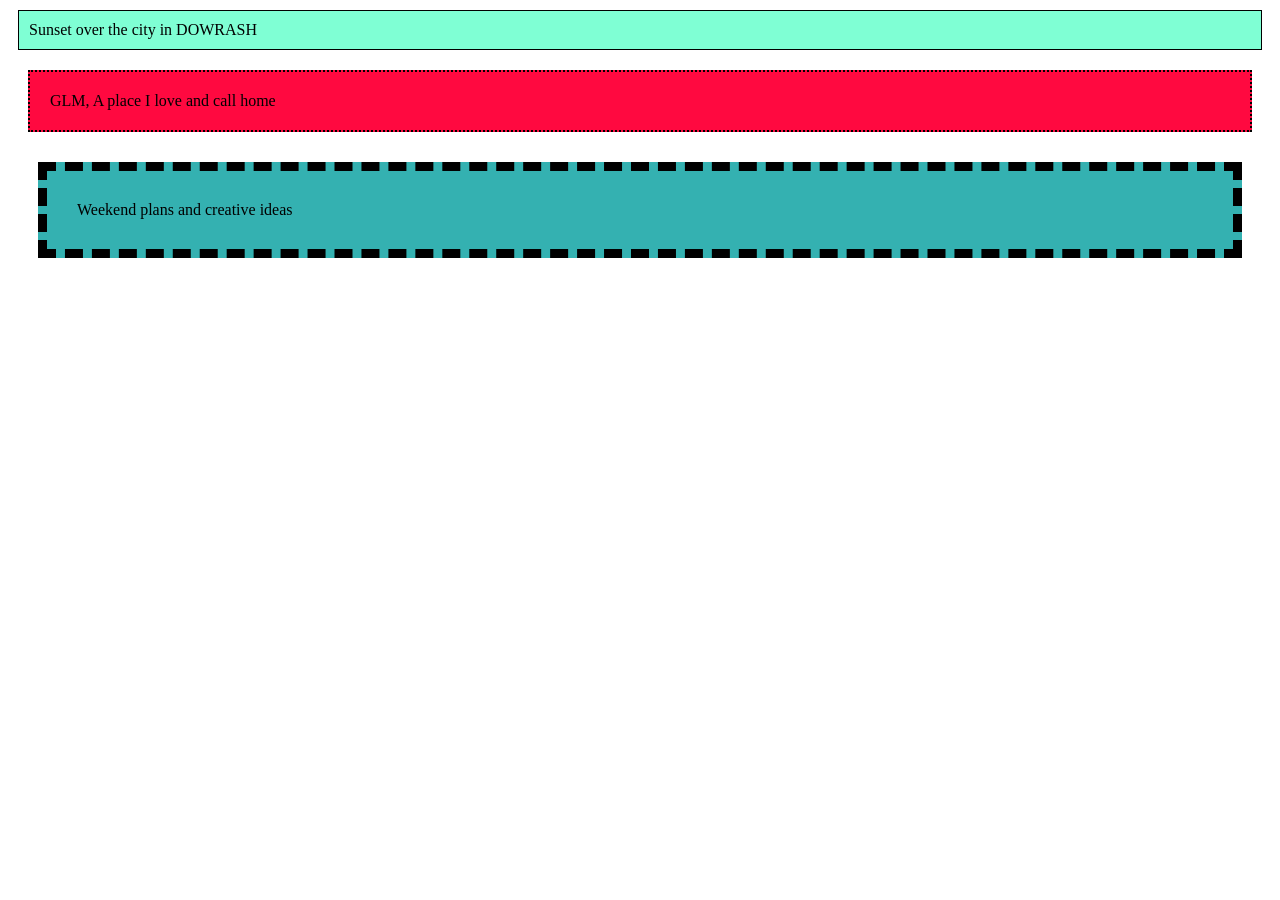
<file: files/index.html>
<!DOCTYPE html>
<html lang="en">
<head>
    <meta charset="UTF-8">
    <meta name="viewport" content="width=device-width, initial-scale=1.0">
    <title>Document</title>
    <link rel="stylesheet" href="style.css">
</head>
<body>
 <!-- 
   Types of Border; 
   solid
   dashed
   dotted
   double
   groove
   ridge  
 -->
    
    <div class="one">Sunset over the city in DOWRASH</div>
    <div class="two">GLM, A place I love and call home</div>
    <div class="three">Weekend plans and creative ideas</div>
</body>
</html>
</file>
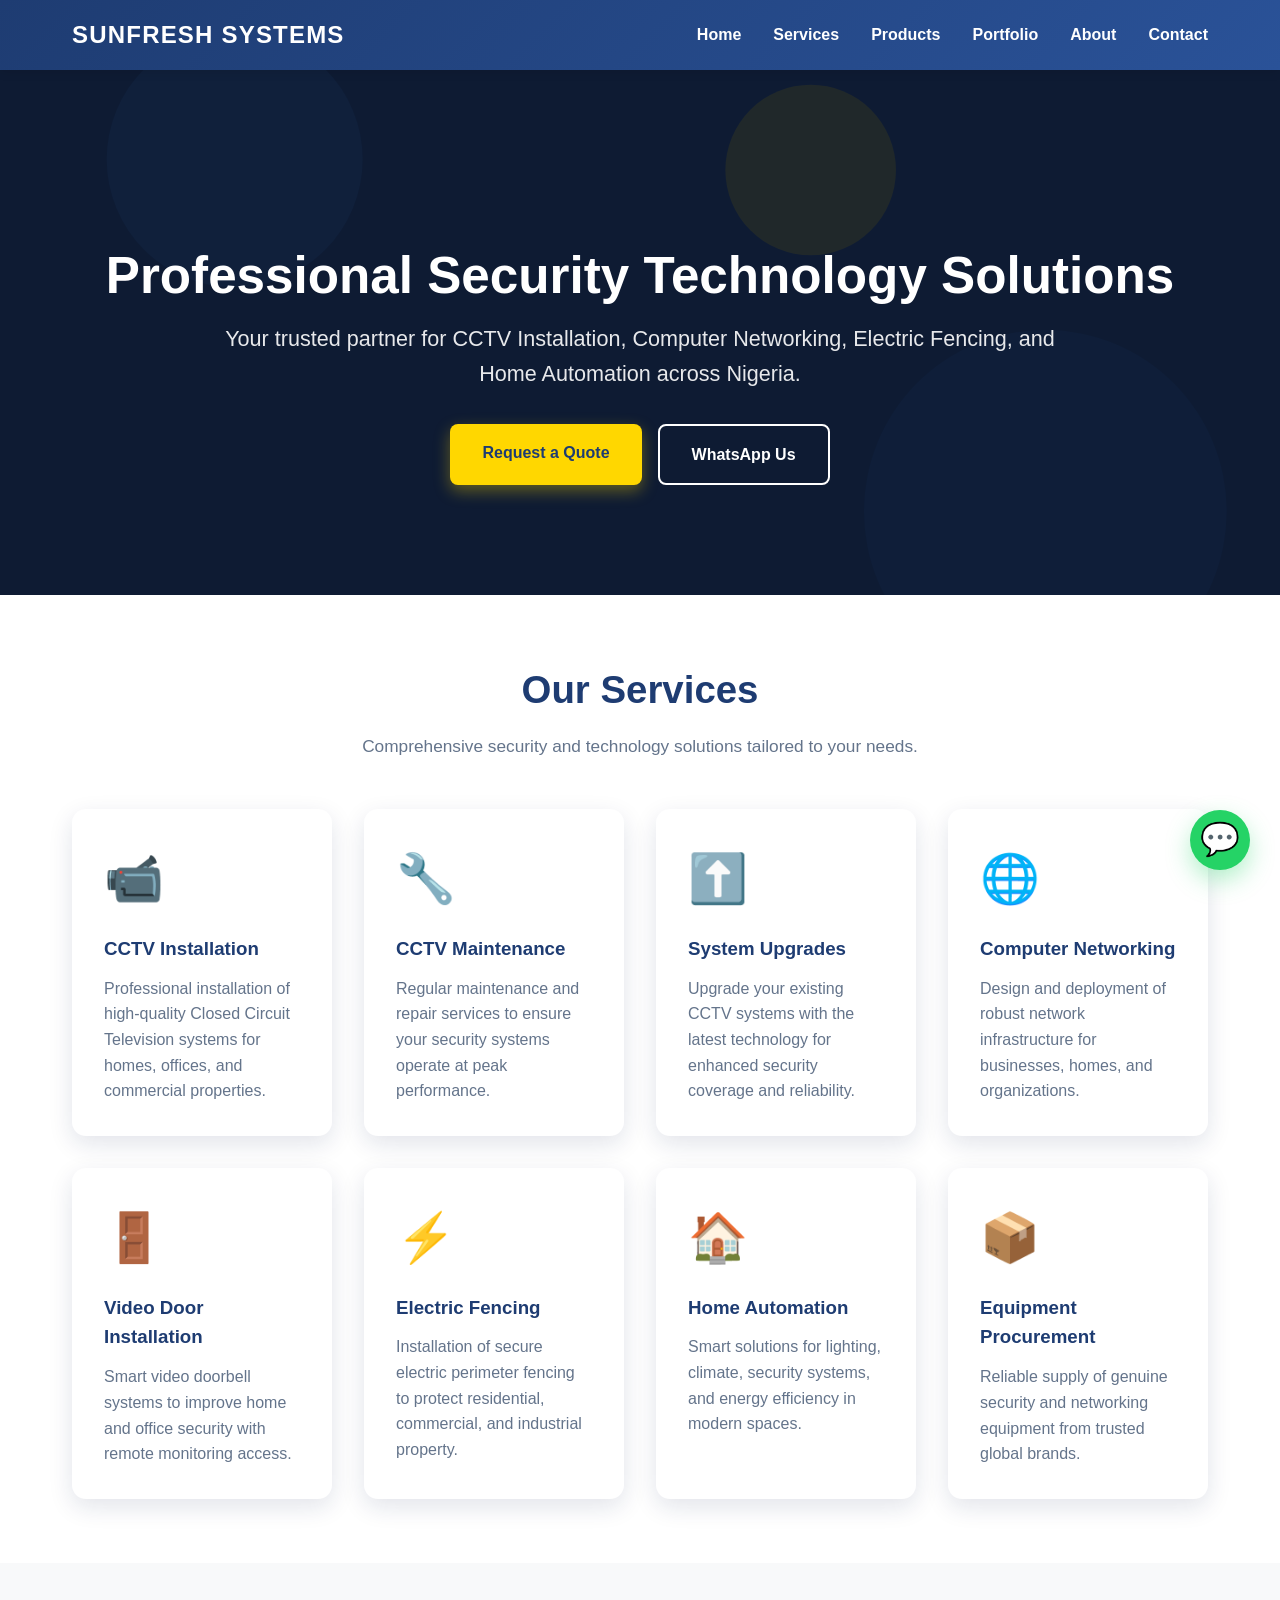
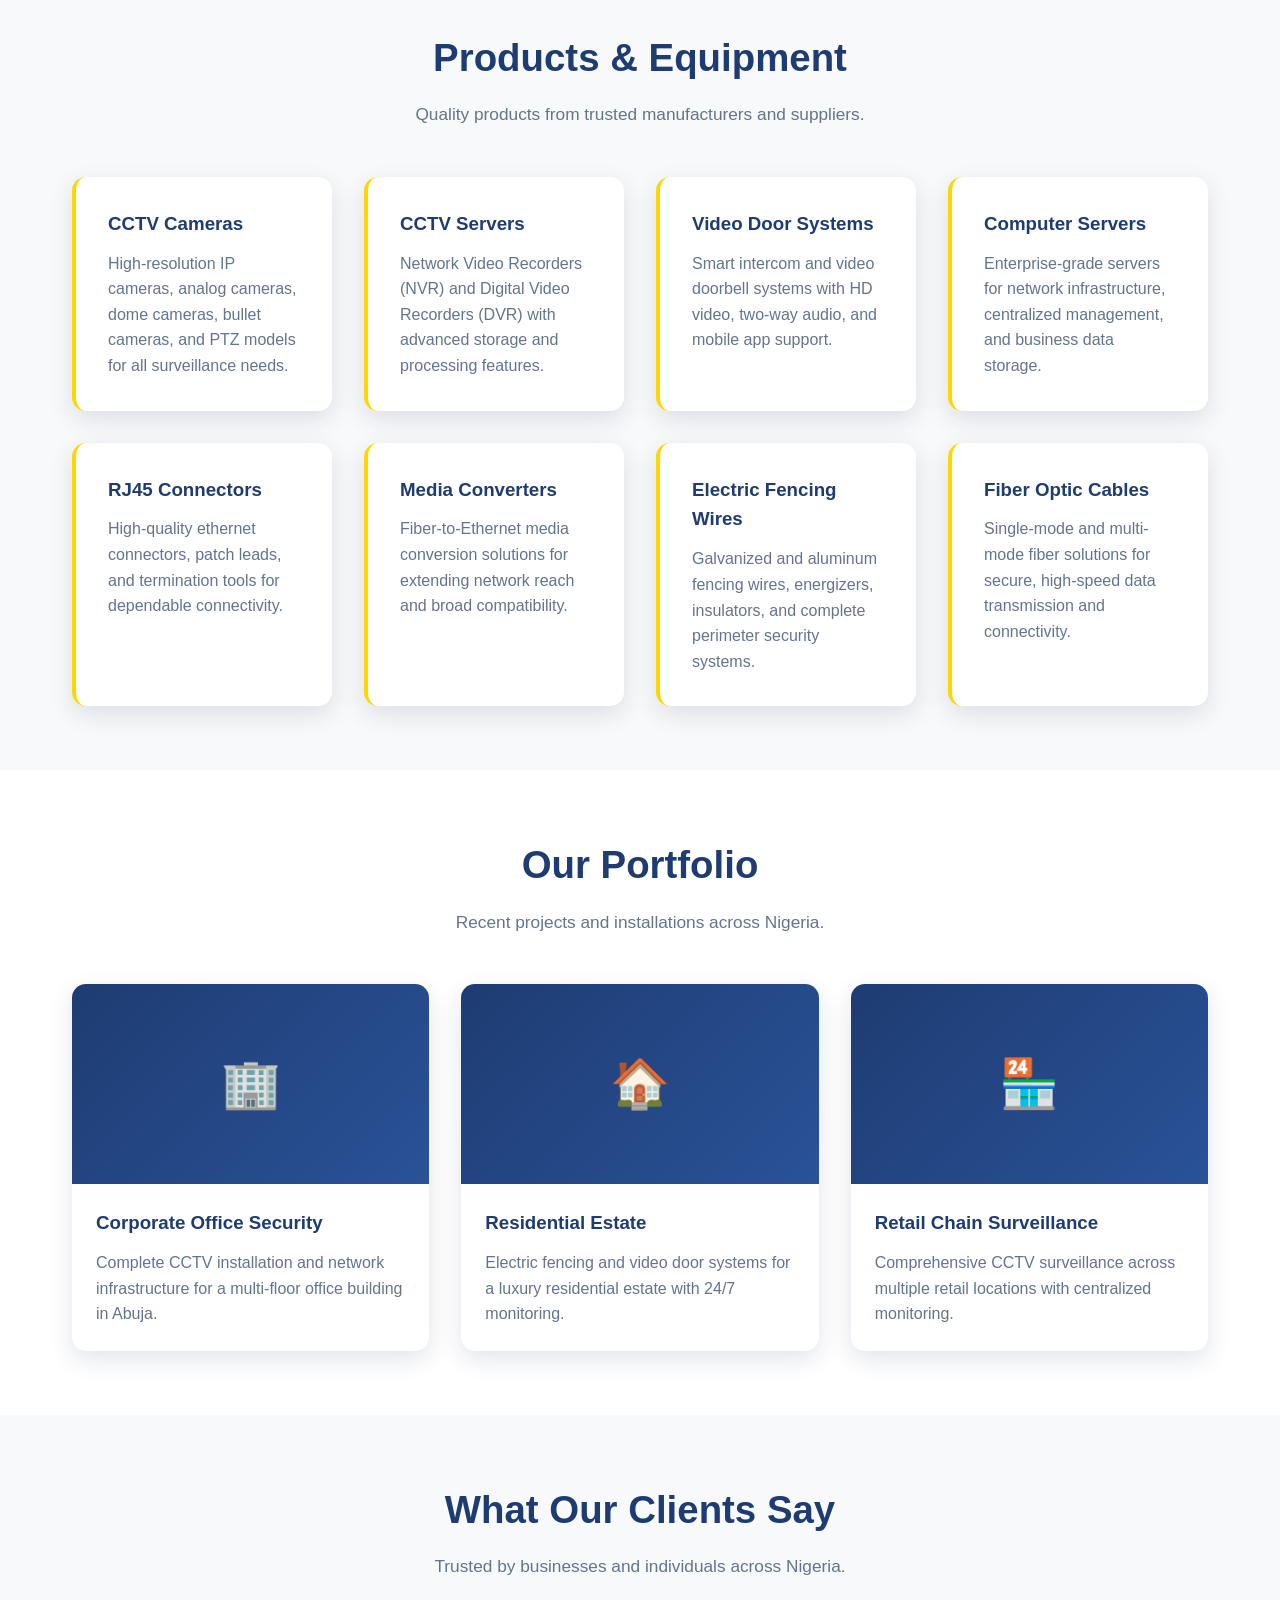
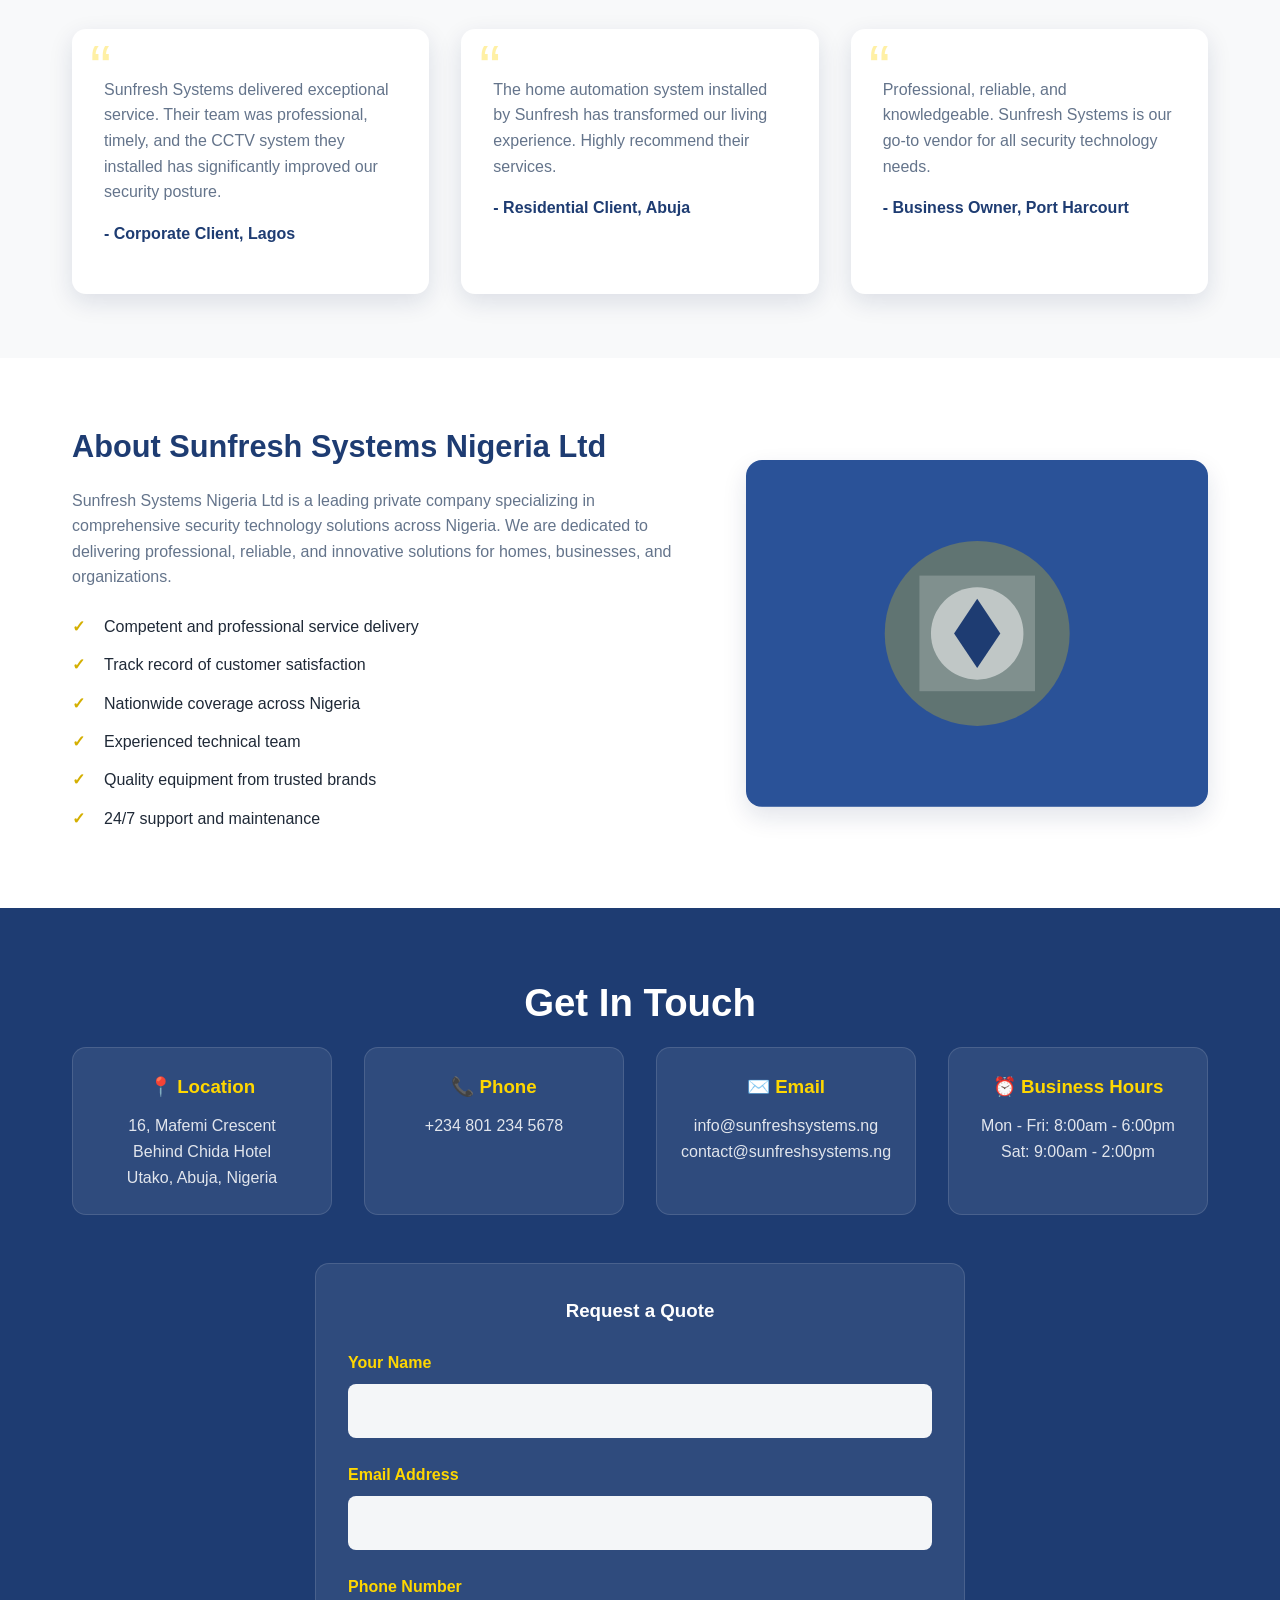
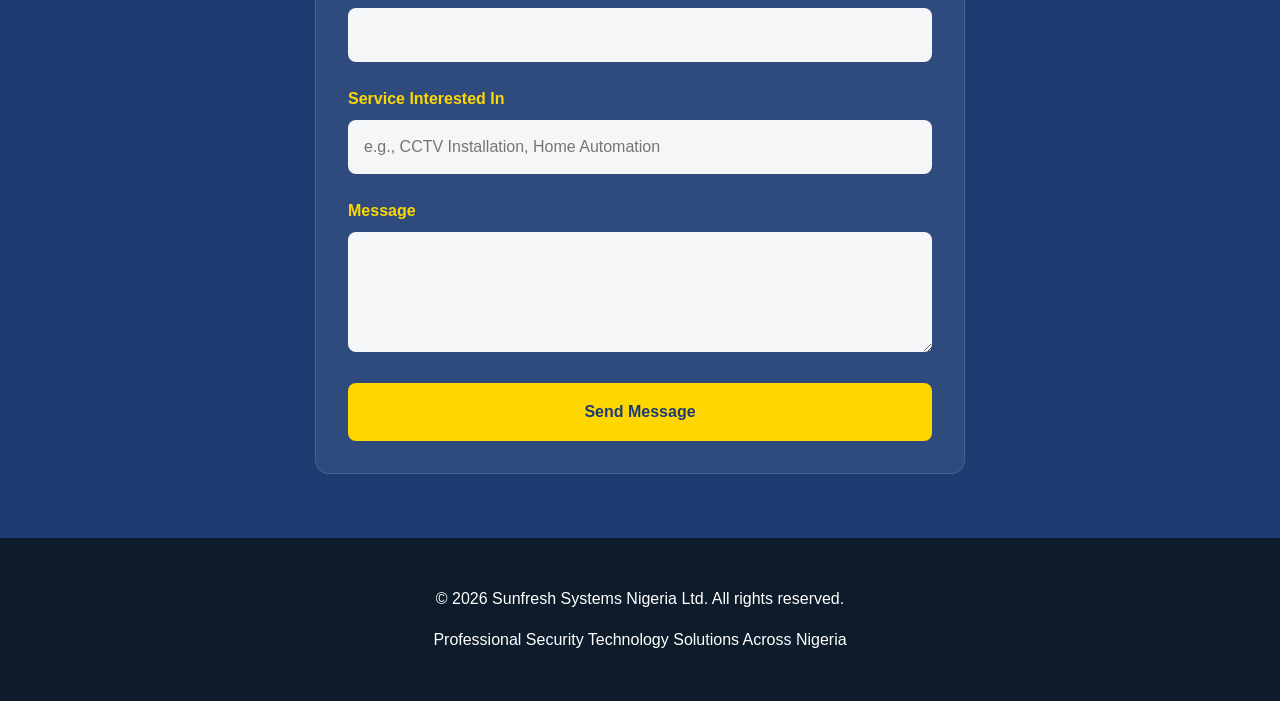
<file: sunfresh/index.html>
<!DOCTYPE html>
<html lang="en">
<head>
    <meta charset="UTF-8">
    <meta name="viewport" content="width=device-width, initial-scale=1.0">
    <meta name="description" content="Sunfresh Systems Nigeria Ltd provides CCTV installation, networking, electric fencing, home automation, and security technology solutions across Nigeria.">
    <title>Sunfresh Systems Nigeria Ltd | Security & Technology Solutions</title>
    <style>
        :root {
            --primary: #1e3c72;
            --primary-dark: #0f254f;
            --secondary: #2a5298;
            --accent: #ffd700;
            --accent-dark: #d4af00;
            --bg-light: #f8f9fa;
            --text: #1f2937;
            --muted: #64748b;
            --white: #ffffff;
            --shadow: rgba(15, 37, 79, 0.12);
        }

        * { box-sizing: border-box; }

        html { scroll-behavior: smooth; }

        body {
            margin: 0;
            font-family: 'Segoe UI', Tahoma, Geneva, Verdana, sans-serif;
            line-height: 1.6;
            color: var(--text);
            background: #fff;
        }

        a {
            text-decoration: none;
            color: inherit;
        }

        img, svg {
            max-width: 100%;
            display: block;
        }

        header {
            position: fixed;
            top: 0;
            left: 0;
            width: 100%;
            z-index: 1000;
            background: linear-gradient(135deg, var(--primary) 0%, var(--secondary) 100%);
            color: var(--white);
            box-shadow: 0 2px 10px rgba(0,0,0,0.1);
        }

        nav {
            max-width: 1200px;
            margin: 0 auto;
            padding: 1rem 2rem;
            display: flex;
            align-items: center;
            justify-content: space-between;
            gap: 1rem;
        }

        .logo {
            font-size: 1.5rem;
            font-weight: 800;
            letter-spacing: 0.05em;
        }

        .nav-links {
            display: flex;
            align-items: center;
            gap: 2rem;
            list-style: none;
            margin: 0;
            padding: 0;
        }

        .nav-links a {
            color: var(--white);
            font-weight: 600;
            transition: color 0.3s ease;
        }

        .nav-links a:hover {
            color: var(--accent);
        }

        .menu-toggle {
            display: none;
            background: transparent;
            border: none;
            color: var(--white);
            font-size: 1.7rem;
            cursor: pointer;
        }

        .hero {
            background: linear-gradient(rgba(0,0,0,0.55), rgba(0,0,0,0.55)),
                url('data:image/svg+xml,<svg xmlns="http://www.w3.org/2000/svg" viewBox="0 0 1200 600"><rect fill="%231e3c72" width="1200" height="600"/><circle cx="220" cy="140" r="120" fill="%232a5298" opacity="0.45"/><circle cx="980" cy="470" r="170" fill="%232a5298" opacity="0.35"/><circle cx="760" cy="150" r="80" fill="%23ffd700" opacity="0.18"/></svg>');
            background-size: cover;
            background-position: center;
            color: var(--white);
            text-align: center;
            padding: 180px 2rem 110px;
            margin-top: 65px;
        }

        .hero h1 {
            font-size: clamp(2.2rem, 4vw, 3.5rem);
            line-height: 1.2;
            margin: 0 0 1rem;
        }

        .hero p {
            font-size: clamp(1.05rem, 2vw, 1.35rem);
            max-width: 850px;
            margin: 0 auto 2rem;
            color: rgba(255,255,255,0.9);
        }

        .hero-buttons {
            display: flex;
            justify-content: center;
            gap: 1rem;
            flex-wrap: wrap;
        }

        .btn {
            display: inline-block;
            padding: 1rem 2rem;
            border-radius: 8px;
            font-weight: 700;
            transition: transform 0.2s ease, box-shadow 0.2s ease, background 0.2s ease;
        }

        .btn:hover {
            transform: translateY(-2px);
        }

        .btn-primary {
            background: var(--accent);
            color: var(--primary);
            box-shadow: 0 6px 16px rgba(255, 215, 0, 0.35);
        }

        .btn-secondary {
            background: transparent;
            color: var(--white);
            border: 2px solid var(--white);
        }

        .btn-secondary:hover {
            background: var(--white);
            color: var(--primary);
        }

        .container {
            max-width: 1200px;
            margin: 0 auto;
            padding: 4rem 2rem;
        }

        .section-title {
            text-align: center;
            font-size: clamp(2rem, 3vw, 2.6rem);
            margin: 0 0 0.8rem;
            color: var(--primary);
        }

        .section-subtitle {
            text-align: center;
            font-size: 1.08rem;
            color: var(--muted);
            margin: 0 auto 3rem;
            max-width: 760px;
        }

        .services-grid,
        .products-grid,
        .portfolio-grid,
        .testimonial-grid,
        .contact-info-grid {
            display: grid;
            gap: 2rem;
        }

        .services-grid,
        .products-grid,
        .portfolio-grid,
        .testimonial-grid {
            grid-template-columns: repeat(auto-fit, minmax(260px, 1fr));
        }

        .contact-info-grid {
            grid-template-columns: repeat(auto-fit, minmax(220px, 1fr));
            margin-bottom: 3rem;
        }

        .service-card,
        .product-card,
        .testimonial-card,
        .portfolio-item,
        .contact-card {
            background: var(--white);
            border-radius: 14px;
            box-shadow: 0 8px 24px var(--shadow);
        }

        .service-card,
        .product-card,
        .testimonial-card {
            padding: 2rem;
        }

        .service-card {
            transition: transform 0.25s ease, box-shadow 0.25s ease;
        }

        .service-card:hover,
        .product-card:hover,
        .portfolio-item:hover {
            transform: translateY(-5px);
            box-shadow: 0 12px 30px rgba(15, 37, 79, 0.16);
        }

        .service-icon {
            font-size: 3rem;
            margin-bottom: 1rem;
        }

        .service-card h3,
        .product-card h3,
        .portfolio-content h3,
        .contact-card h3 {
            margin: 0 0 0.75rem;
            color: var(--primary);
        }

        .service-card p,
        .product-card p,
        .portfolio-content p,
        .contact-card p,
        .testimonial-text,
        .about-text p {
            color: var(--muted);
            margin: 0;
        }

        .products-section,
        .testimonials-section {
            background: var(--bg-light);
        }

        .product-card {
            border-left: 4px solid var(--accent);
            transition: transform 0.25s ease, box-shadow 0.25s ease;
        }

        .portfolio-item {
            overflow: hidden;
            transition: transform 0.25s ease, box-shadow 0.25s ease;
        }

        .portfolio-image {
            height: 200px;
            display: flex;
            align-items: center;
            justify-content: center;
            background: linear-gradient(135deg, var(--primary) 0%, var(--secondary) 100%);
            color: var(--white);
            font-size: 3rem;
        }

        .portfolio-content {
            padding: 1.5rem;
        }

        .testimonial-card {
            position: relative;
            padding-top: 3rem;
        }

        .testimonial-card:before {
            content: '“';
            position: absolute;
            top: 8px;
            left: 18px;
            font-size: 4rem;
            color: var(--accent);
            opacity: 0.35;
            line-height: 1;
        }

        .testimonial-author {
            margin-top: 1rem;
            color: var(--primary);
            font-weight: 700;
        }

        .about-content {
            display: grid;
            grid-template-columns: 1.15fr 0.85fr;
            gap: 3rem;
            align-items: center;
        }

        .about-text h2 {
            margin: 0 0 1rem;
            color: var(--primary);
            font-size: clamp(1.8rem, 2.4vw, 2.5rem);
        }

        .about-features {
            list-style: none;
            padding: 0;
            margin: 1.5rem 0 0;
        }

        .about-features li {
            position: relative;
            padding-left: 2rem;
            margin-bottom: 0.8rem;
            color: var(--text);
            font-weight: 500;
        }

        .about-features li:before {
            content: '✓';
            position: absolute;
            left: 0;
            color: var(--accent-dark);
            font-weight: 900;
        }

        .about-image svg {
            width: 100%;
            border-radius: 16px;
            box-shadow: 0 10px 25px rgba(15, 37, 79, 0.12);
        }

        .contact-section {
            background: var(--primary);
            color: var(--white);
        }

        .contact-card {
            background: rgba(255,255,255,0.08);
            border: 1px solid rgba(255,255,255,0.12);
            box-shadow: none;
            padding: 1.5rem;
            text-align: center;
        }

        .contact-card h3 {
            color: var(--accent);
        }

        .contact-card p {
            color: rgba(255,255,255,0.86);
        }

        .contact-form-container {
            max-width: 650px;
            margin: 0 auto;
            background: rgba(255,255,255,0.08);
            border: 1px solid rgba(255,255,255,0.12);
            padding: 2rem;
            border-radius: 14px;
        }

        .contact-form-container h3 {
            text-align: center;
            margin: 0 0 1.5rem;
            color: var(--white);
        }

        .form-group {
            margin-bottom: 1.5rem;
        }

        .form-group label {
            display: block;
            margin-bottom: 0.5rem;
            color: var(--accent);
            font-weight: 600;
        }

        .form-group input,
        .form-group textarea {
            width: 100%;
            padding: 0.9rem 1rem;
            border: none;
            border-radius: 8px;
            font: inherit;
            background: rgba(255,255,255,0.95);
            color: var(--text);
        }

        .form-group textarea {
            min-height: 120px;
            resize: vertical;
        }

        .submit-btn {
            display: block;
            width: 100%;
            border: none;
            border-radius: 8px;
            background: var(--accent);
            color: var(--primary);
            font: inherit;
            font-weight: 800;
            padding: 1rem 2rem;
            cursor: pointer;
            transition: transform 0.2s ease, box-shadow 0.2s ease;
        }

        .submit-btn:hover {
            transform: translateY(-2px);
            box-shadow: 0 8px 20px rgba(255, 215, 0, 0.3);
        }

        footer {
            background: #0d1b2a;
            color: var(--white);
            text-align: center;
            padding: 2rem 1rem;
        }

        .whatsapp-float {
            position: fixed;
            right: 30px;
            bottom: 30px;
            width: 60px;
            height: 60px;
            display: flex;
            align-items: center;
            justify-content: center;
            border-radius: 50%;
            background: #25d366;
            color: #fff;
            font-size: 2rem;
            box-shadow: 0 10px 25px rgba(37, 211, 102, 0.35);
            z-index: 1000;
            transition: transform 0.2s ease, box-shadow 0.2s ease;
        }

        .whatsapp-float:hover {
            transform: scale(1.08);
            box-shadow: 0 12px 28px rgba(37, 211, 102, 0.45);
        }

        @media (max-width: 768px) {
            .menu-toggle {
                display: block;
            }

            .nav-links {
                display: none;
                position: absolute;
                top: 100%;
                left: 0;
                width: 100%;
                flex-direction: column;
                align-items: flex-start;
                background: rgba(30, 60, 114, 0.98);
                padding: 1rem 2rem 1.5rem;
                gap: 1rem;
            }

            .nav-links.active {
                display: flex;
            }

            .about-content {
                grid-template-columns: 1fr;
            }

            .hero {
                padding-top: 150px;
            }

            .whatsapp-float {
                width: 52px;
                height: 52px;
                right: 20px;
                bottom: 20px;
                font-size: 1.7rem;
            }
        }
    </style>
</head>
<body>
    <a href="https://wa.me/2348012345678" class="whatsapp-float" target="_blank" rel="noopener noreferrer" aria-label="Chat on WhatsApp">💬</a>

    <header>
        <nav>
            <div class="logo">SUNFRESH SYSTEMS</div>
            <button class="menu-toggle" type="button" aria-label="Toggle menu" onclick="toggleMenu()">☰</button>
            <ul class="nav-links" id="navLinks">
                <li><a href="#home">Home</a></li>
                <li><a href="#services">Services</a></li>
                <li><a href="#products">Products</a></li>
                <li><a href="#portfolio">Portfolio</a></li>
                <li><a href="#about">About</a></li>
                <li><a href="#contact">Contact</a></li>
            </ul>
        </nav>
    </header>

    <section class="hero" id="home">
        <h1>Professional Security Technology Solutions</h1>
        <p>Your trusted partner for CCTV Installation, Computer Networking, Electric Fencing, and Home Automation across Nigeria.</p>
        <div class="hero-buttons">
            <a href="#contact" class="btn btn-primary">Request a Quote</a>
            <a href="https://wa.me/2348012345678" class="btn btn-secondary" target="_blank" rel="noopener noreferrer">WhatsApp Us</a>
        </div>
    </section>

    <section class="container" id="services">
        <h2 class="section-title">Our Services</h2>
        <p class="section-subtitle">Comprehensive security and technology solutions tailored to your needs.</p>
        <div class="services-grid">
            <div class="service-card">
                <div class="service-icon">📹</div>
                <h3>CCTV Installation</h3>
                <p>Professional installation of high-quality Closed Circuit Television systems for homes, offices, and commercial properties.</p>
            </div>

            <div class="service-card">
                <div class="service-icon">🔧</div>
                <h3>CCTV Maintenance</h3>
                <p>Regular maintenance and repair services to ensure your security systems operate at peak performance.</p>
            </div>

            <div class="service-card">
                <div class="service-icon">⬆️</div>
                <h3>System Upgrades</h3>
                <p>Upgrade your existing CCTV systems with the latest technology for enhanced security coverage and reliability.</p>
            </div>

            <div class="service-card">
                <div class="service-icon">🌐</div>
                <h3>Computer Networking</h3>
                <p>Design and deployment of robust network infrastructure for businesses, homes, and organizations.</p>
            </div>

            <div class="service-card">
                <div class="service-icon">🚪</div>
                <h3>Video Door Installation</h3>
                <p>Smart video doorbell systems to improve home and office security with remote monitoring access.</p>
            </div>

            <div class="service-card">
                <div class="service-icon">⚡</div>
                <h3>Electric Fencing</h3>
                <p>Installation of secure electric perimeter fencing to protect residential, commercial, and industrial property.</p>
            </div>

            <div class="service-card">
                <div class="service-icon">🏠</div>
                <h3>Home Automation</h3>
                <p>Smart solutions for lighting, climate, security systems, and energy efficiency in modern spaces.</p>
            </div>

            <div class="service-card">
                <div class="service-icon">📦</div>
                <h3>Equipment Procurement</h3>
                <p>Reliable supply of genuine security and networking equipment from trusted global brands.</p>
            </div>
        </div>
    </section>

    <section class="products-section" id="products">
        <div class="container">
            <h2 class="section-title">Products & Equipment</h2>
            <p class="section-subtitle">Quality products from trusted manufacturers and suppliers.</p>
            <div class="products-grid">
                <div class="product-card">
                    <h3>CCTV Cameras</h3>
                    <p>High-resolution IP cameras, analog cameras, dome cameras, bullet cameras, and PTZ models for all surveillance needs.</p>
                </div>

                <div class="product-card">
                    <h3>CCTV Servers</h3>
                    <p>Network Video Recorders (NVR) and Digital Video Recorders (DVR) with advanced storage and processing features.</p>
                </div>

                <div class="product-card">
                    <h3>Video Door Systems</h3>
                    <p>Smart intercom and video doorbell systems with HD video, two-way audio, and mobile app support.</p>
                </div>

                <div class="product-card">
                    <h3>Computer Servers</h3>
                    <p>Enterprise-grade servers for network infrastructure, centralized management, and business data storage.</p>
                </div>

                <div class="product-card">
                    <h3>RJ45 Connectors</h3>
                    <p>High-quality ethernet connectors, patch leads, and termination tools for dependable connectivity.</p>
                </div>

                <div class="product-card">
                    <h3>Media Converters</h3>
                    <p>Fiber-to-Ethernet media conversion solutions for extending network reach and broad compatibility.</p>
                </div>

                <div class="product-card">
                    <h3>Electric Fencing Wires</h3>
                    <p>Galvanized and aluminum fencing wires, energizers, insulators, and complete perimeter security systems.</p>
                </div>

                <div class="product-card">
                    <h3>Fiber Optic Cables</h3>
                    <p>Single-mode and multi-mode fiber solutions for secure, high-speed data transmission and connectivity.</p>
                </div>
            </div>
        </div>
    </section>

    <section class="portfolio-section" id="portfolio">
        <div class="container">
            <h2 class="section-title">Our Portfolio</h2>
            <p class="section-subtitle">Recent projects and installations across Nigeria.</p>
            <div class="portfolio-grid">
                <div class="portfolio-item">
                    <div class="portfolio-image">🏢</div>
                    <div class="portfolio-content">
                        <h3>Corporate Office Security</h3>
                        <p>Complete CCTV installation and network infrastructure for a multi-floor office building in Abuja.</p>
                    </div>
                </div>

                <div class="portfolio-item">
                    <div class="portfolio-image">🏠</div>
                    <div class="portfolio-content">
                        <h3>Residential Estate</h3>
                        <p>Electric fencing and video door systems for a luxury residential estate with 24/7 monitoring.</p>
                    </div>
                </div>

                <div class="portfolio-item">
                    <div class="portfolio-image">🏪</div>
                    <div class="portfolio-content">
                        <h3>Retail Chain Surveillance</h3>
                        <p>Comprehensive CCTV surveillance across multiple retail locations with centralized monitoring.</p>
                    </div>
                </div>
            </div>
        </div>
    </section>

    <section class="testimonials-section">
        <div class="container">
            <h2 class="section-title">What Our Clients Say</h2>
            <p class="section-subtitle">Trusted by businesses and individuals across Nigeria.</p>
            <div class="testimonial-grid">
                <div class="testimonial-card">
                    <p class="testimonial-text">Sunfresh Systems delivered exceptional service. Their team was professional, timely, and the CCTV system they installed has significantly improved our security posture.</p>
                    <p class="testimonial-author">- Corporate Client, Lagos</p>
                </div>

                <div class="testimonial-card">
                    <p class="testimonial-text">The home automation system installed by Sunfresh has transformed our living experience. Highly recommend their services.</p>
                    <p class="testimonial-author">- Residential Client, Abuja</p>
                </div>

                <div class="testimonial-card">
                    <p class="testimonial-text">Professional, reliable, and knowledgeable. Sunfresh Systems is our go-to vendor for all security technology needs.</p>
                    <p class="testimonial-author">- Business Owner, Port Harcourt</p>
                </div>
            </div>
        </div>
    </section>

    <section class="about-section" id="about">
        <div class="container">
            <div class="about-content">
                <div class="about-text">
                    <h2>About Sunfresh Systems Nigeria Ltd</h2>
                    <p>Sunfresh Systems Nigeria Ltd is a leading private company specializing in comprehensive security technology solutions across Nigeria. We are dedicated to delivering professional, reliable, and innovative solutions for homes, businesses, and organizations.</p>

                    <ul class="about-features">
                        <li>Competent and professional service delivery</li>
                        <li>Track record of customer satisfaction</li>
                        <li>Nationwide coverage across Nigeria</li>
                        <li>Experienced technical team</li>
                        <li>Quality equipment from trusted brands</li>
                        <li>24/7 support and maintenance</li>
                    </ul>
                </div>

                <div class="about-image">
                    <svg viewBox="0 0 400 300" xmlns="http://www.w3.org/2000/svg" role="img" aria-label="Sunfresh security technology illustration">
                        <rect width="400" height="300" fill="#2a5298"/>
                        <circle cx="200" cy="150" r="80" fill="#ffd700" opacity="0.25"/>
                        <rect x="150" y="100" width="100" height="100" fill="white" opacity="0.2"/>
                        <circle cx="200" cy="150" r="40" fill="white" opacity="0.5"/>
                        <path d="M 200 120 L 220 150 L 200 180 L 180 150 Z" fill="#1e3c72"/>
                    </svg>
                </div>
            </div>
        </div>
    </section>

    <section class="contact-section" id="contact">
        <div class="container">
            <h2 class="section-title" style="color: white;">Get In Touch</h2>
            <div class="contact-info-grid">
                <div class="contact-card">
                    <h3>📍 Location</h3>
                    <p>16, Mafemi Crescent<br>Behind Chida Hotel<br>Utako, Abuja, Nigeria</p>
                </div>
                <div class="contact-card">
                    <h3>📞 Phone</h3>
                    <p><a href="tel:+2348012345678">+234 801 234 5678</a></p>
                </div>
                <div class="contact-card">
                    <h3>✉️ Email</h3>
                    <p><a href="mailto:info@sunfreshsystems.ng">info@sunfreshsystems.ng</a><br><a href="mailto:contact@sunfreshsystems.ng">contact@sunfreshsystems.ng</a></p>
                </div>
                <div class="contact-card">
                    <h3>⏰ Business Hours</h3>
                    <p>Mon - Fri: 8:00am - 6:00pm<br>Sat: 9:00am - 2:00pm</p>
                </div>
            </div>

            <div class="contact-form-container">
                <h3>Request a Quote</h3>
                <form id="contactForm">
                    <div class="form-group">
                        <label for="name">Your Name</label>
                        <input id="name" type="text" name="name" required>
                    </div>
                    <div class="form-group">
                        <label for="email">Email Address</label>
                        <input id="email" type="email" name="email" required>
                    </div>
                    <div class="form-group">
                        <label for="phone">Phone Number</label>
                        <input id="phone" type="tel" name="phone" required>
                    </div>
                    <div class="form-group">
                        <label for="service">Service Interested In</label>
                        <input id="service" type="text" name="service" placeholder="e.g., CCTV Installation, Home Automation">
                    </div>
                    <div class="form-group">
                        <label for="message">Message</label>
                        <textarea id="message" name="message" required></textarea>
                    </div>
                    <button type="submit" class="submit-btn">Send Message</button>
                </form>
            </div>
        </div>
    </section>

    <footer>
        <p>&copy; <span id="year"></span> Sunfresh Systems Nigeria Ltd. All rights reserved.</p>
        <p>Professional Security Technology Solutions Across Nigeria</p>
    </footer>

    <script>
        document.getElementById('year').textContent = new Date().getFullYear();

        function toggleMenu() {
            const navLinks = document.getElementById('navLinks');
            navLinks.classList.toggle('active');
        }

        document.querySelectorAll('a[href^="#"]').forEach(anchor => {
            anchor.addEventListener('click', function (e) {
                e.preventDefault();
                const target = document.querySelector(this.getAttribute('href'));
                if (target) {
                    target.scrollIntoView({ behavior: 'smooth', block: 'start' });
                    document.getElementById('navLinks').classList.remove('active');
                }
            });
        });

        document.getElementById('contactForm').addEventListener('submit', function (e) {
            e.preventDefault();
            alert('Thank you for your message! We will contact you shortly.');
            this.reset();
        });
    </script>
</body>
</html>
</file>
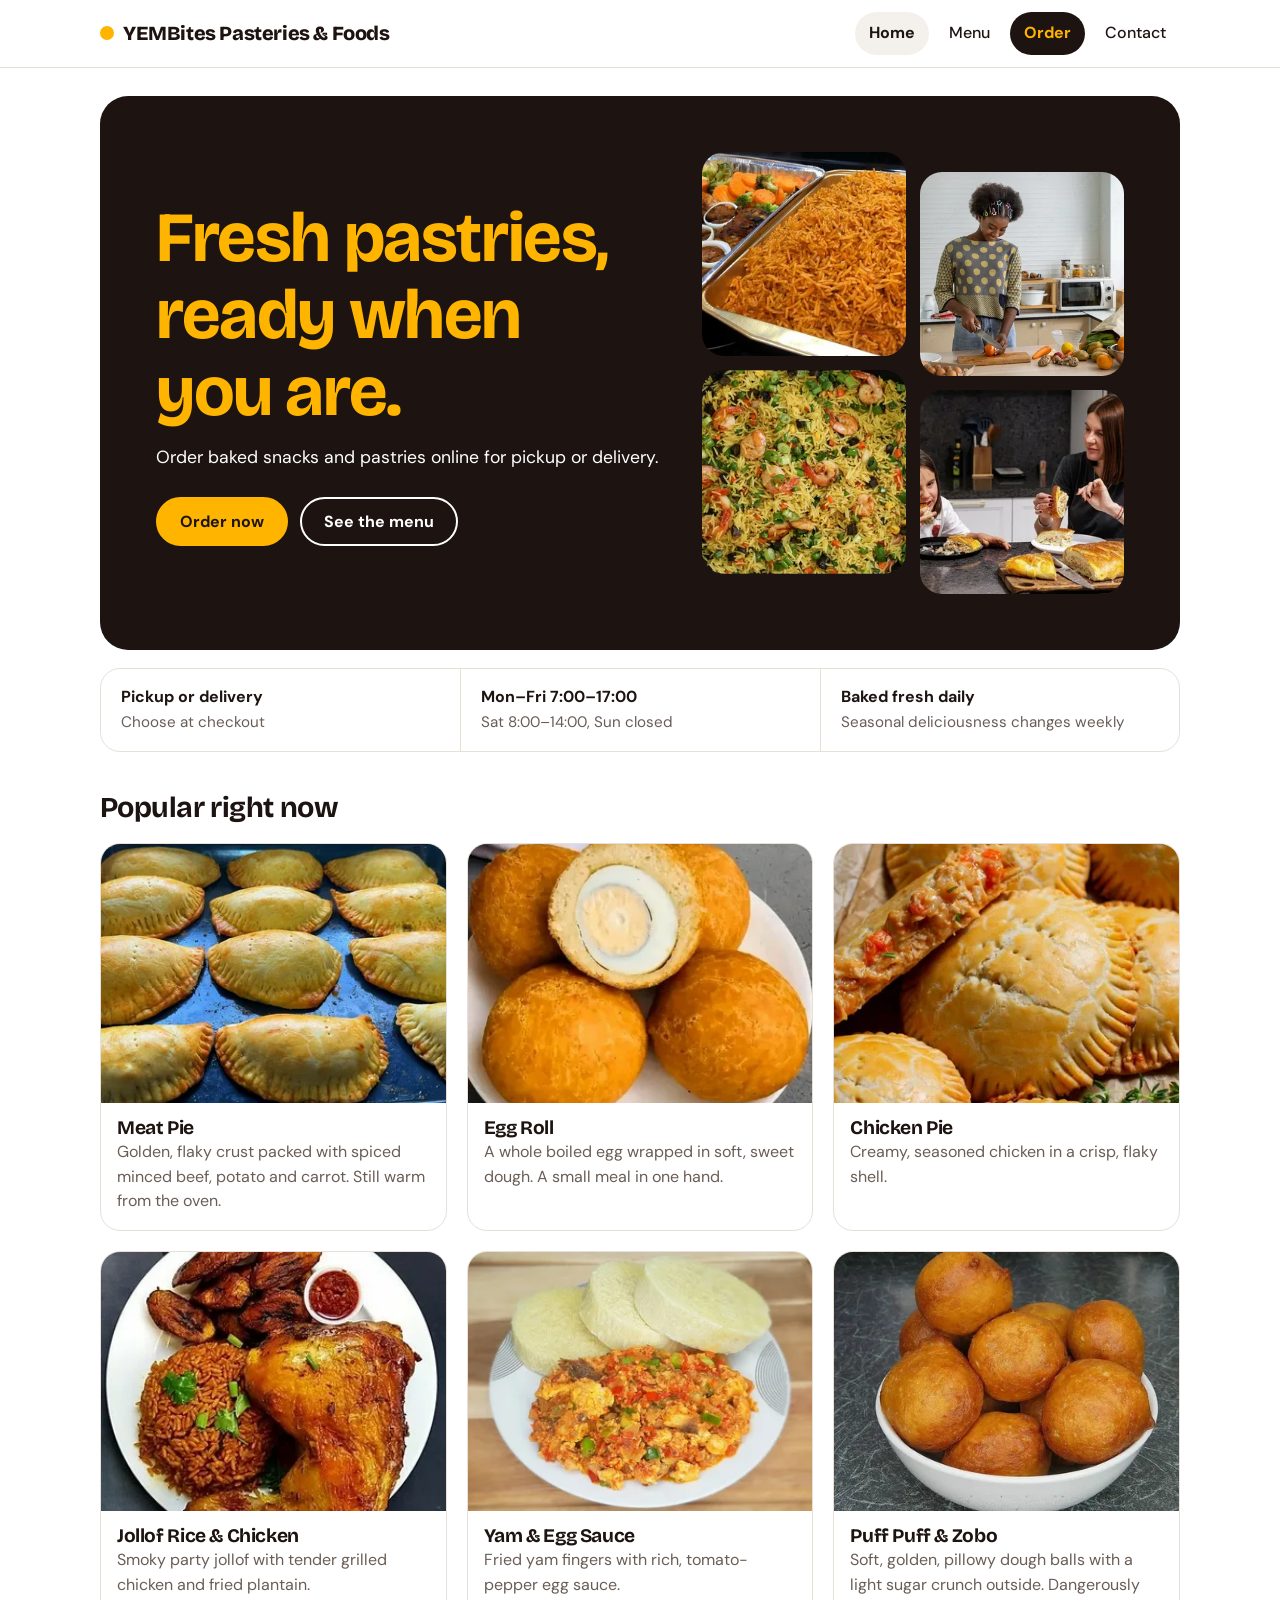
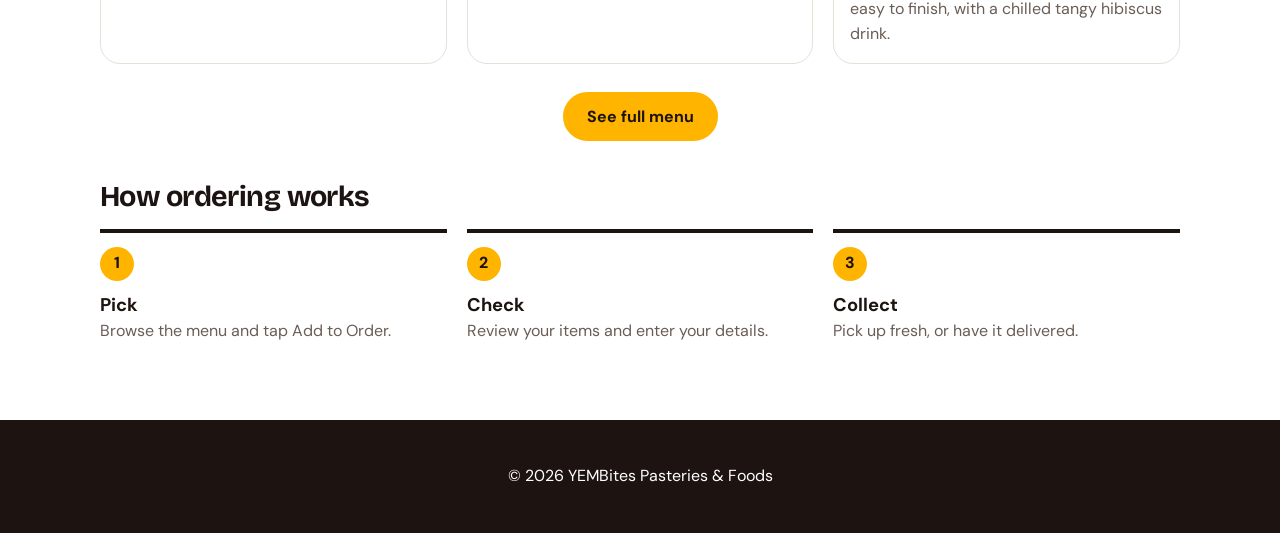
<file: Yembites/index.html>
<!DOCTYPE html>
<html lang="en">
<head>
    <meta charset="utf-8">
    <meta name="viewport" content="width=device-width, initial-scale=1">
    <title>YEMBites Pasteries &amp; Foods</title>
    <link rel="stylesheet" href="styles.css">
</head>

     <!-- git remote add origin --> 
<body>
    <header class="site-header">
        <div class="nav-container">
            <div class="brand">YEMBites Pasteries &amp; Foods</div>
            <button class="nav-toggle" aria-expanded="false" aria-label="Toggle navigation">☰</button>
            <nav class="main-nav">
                <ul class="nav-links">
                    <li><a href="index.html">Home</a></li>
                    <li><a href="menu.html">Menu</a></li>
                    <li><a href="order.html">Order</a></li>
                    <li><a href="contact.html">Contact</a></li>
                </ul>
            </nav>
        </div>
    </header>

    <main class="container">
        <section class="hero home">
            <div>
                <h1>Fresh pastries, ready when you are.</h1>
                <p class="subtitle">Order baked snacks and pastries online for pickup or delivery.</p>
                <div class="hero-actions"><a class="cta-button" href="order.html">Order now</a><a class="muted-button" href="menu.html">See the menu</a></div>
            </div>
            <div class="hero-art"><img src="images/header 1.webp" alt=""><img src="images/header 2.webp" alt=""><img src="images/header 3.webp" alt=""><img src="images/header 4.webp" alt=""></div>
        </section>
        <div class="info-strip"><div><strong>Pickup or delivery</strong><span>Choose at checkout</span></div><div><strong>Mon–Fri 7:00–17:00</strong><span>Sat 8:00–14:00, Sun closed</span></div><div><strong>Baked fresh daily</strong><span>Seasonal deliciousness changes weekly</span></div></div>
        <h2 class="section-title">Popular right now</h2>

        <section class="gallery" aria-label="Photo gallery">
                        <article class="card">
                <img src="images/meat pie.webp" alt="Meat Pie">
                <h3>Meat Pie</h3>
                <p>Golden, flaky crust packed with spiced minced beef, potato and carrot. Still warm from the oven.</p>
            </article>

            <article class="card">
                <img src="images/egg roll.webp" alt="Egg Roll">
                <h3>Egg Roll</h3>
                <p>A whole boiled egg wrapped in soft, sweet dough. A small meal in one hand.</p>
            </article>

            <article class="card">
                <img src="images/Chicken pie.webp" alt="Chicken Pie">
                <h3>Chicken Pie</h3>
                <p>Creamy, seasoned chicken in a crisp, flaky shell.</p>
            </article>

            <article class="card">
                <img src="images/Jollof rice & chicken.webp" alt="Jollof Rice & Chicken">
                <h3>Jollof Rice & Chicken</h3>
                <p>Smoky party jollof with tender grilled chicken and fried plantain.</p>
            </article>

            <article class="card">
                <img src="images/Yam & egg sauce.webp" alt="Yam & Egg Sauce">
                <h3>Yam & Egg Sauce</h3>
                <p>Fried yam fingers with rich, tomato-pepper egg sauce.</p>
            </article>

            <article class="card">
                <img src="images/Puff puff & zobo.webp" alt="Puff Puff & Zobo">
                <h3>Puff Puff & Zobo</h3>
                <p>Soft, golden, pillowy dough balls with a light sugar crunch outside. Dangerously easy to finish, with a chilled tangy hibiscus drink.</p>
            </article>
        </section>
        <p style="text-align:center;margin-top:28px"><a class="cta-button" href="menu.html">See full menu</a></p>
        <h2 class="section-title">How ordering works</h2>
        <ol class="steps"><li><strong>Pick</strong>Browse the menu and tap Add to Order.</li><li><strong>Check</strong>Review your items and enter your details.</li><li><strong>Collect</strong>Pick up fresh, or have it delivered.</li></ol>
    </main>

    <footer class="site-footer">
        <p>&copy; 2026 YEMBites Pasteries &amp; Foods</p>
    </footer>

    <script src="script.js" defer></script>
</body>
</html>
</file>
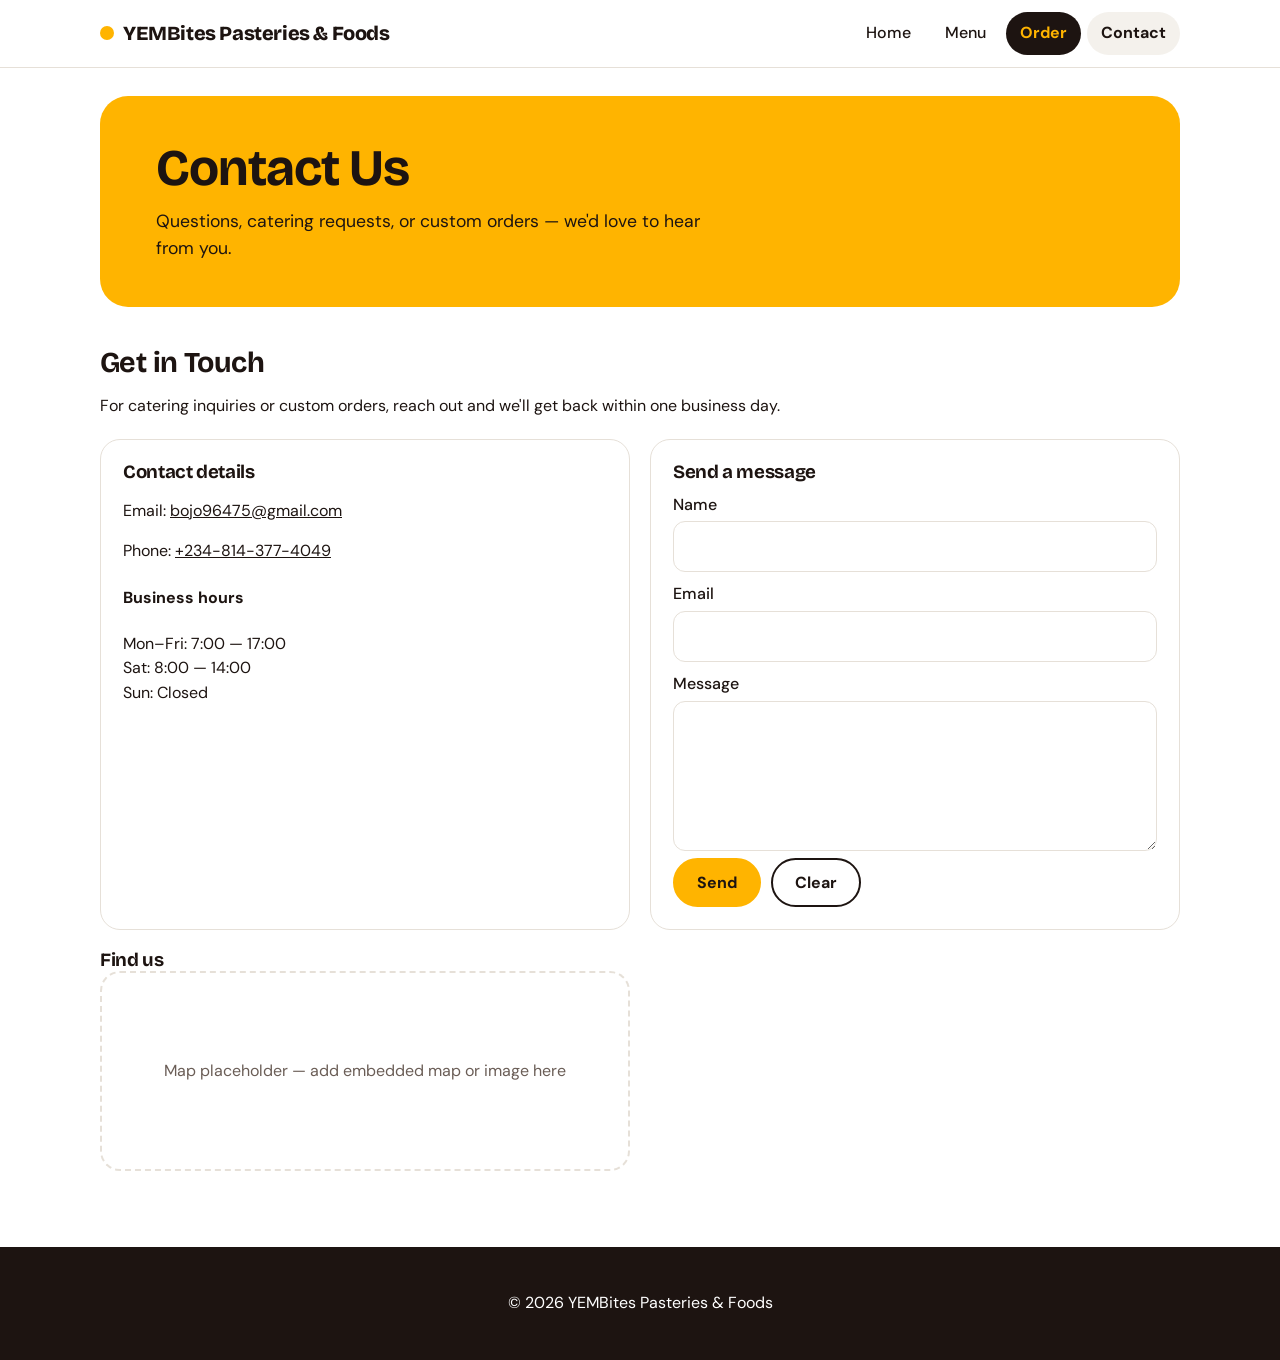
<file: Yembites/contact.html>
<!DOCTYPE html>
<html lang="en">
<head>
  <meta charset="utf-8">
  <meta name="viewport" content="width=device-width, initial-scale=1">
  <title>Contact — YEMBites Pasteries &amp; Foods</title>
  <link rel="stylesheet" href="styles.css">
</head>
<body>
  <header class="site-header">
    <div class="nav-container">
      <div class="brand">YEMBites Pasteries &amp; Foods</div>
      <button class="nav-toggle" aria-expanded="false" aria-label="Toggle navigation">☰</button>
      <nav class="main-nav">
        <ul class="nav-links">
          <li><a href="index.html">Home</a></li>
          <li><a href="menu.html">Menu</a></li>
          <li><a href="order.html">Order</a></li>
          <li><a href="contact.html">Contact</a></li>
        </ul>
      </nav>
    </div>
  </header>

  <main class="container">
    <section class="hero">
      <h1>Contact Us</h1>
      <p class="subtitle">Questions, catering requests, or custom orders — we'd love to hear from you.</p>
    </section>

    <section class="content contact-page">
      <h2>Get in Touch</h2>
      <p class="lead">For catering inquiries or custom orders, reach out and we'll get back within one business day.</p>

      <div class="contact-grid">
        <div class="contact-info">
          <h3>Contact details</h3>
          <p>Email: <a href="mailto:bojo96475@gmail.com">bojo96475@gmail.com</a></p>
          <p>Phone: <a href="tel:+2348143774049">+234-814-377-4049</a></p>

          <h4>Business hours</h4>
          <p>Mon–Fri: 7:00 — 17:00<br>Sat: 8:00 — 14:00<br>Sun: Closed</p>
        </div>

        <div class="contact-form">
          <h3>Send a message</h3>
          <form>
            <label for="c-name">Name</label>
            <input id="c-name" name="name">

            <label for="c-email">Email</label>
            <input id="c-email" name="email" type="email">

            <label for="c-message">Message</label>
            <textarea id="c-message" name="message" rows="5"></textarea>

            <div class="form-actions">
              <button class="cta-button" type="submit">Send</button>
              <button class="muted-button" type="reset">Clear</button>
            </div>
          </form>
        </div>

        <div class="map-placeholder">
          <h3>Find us</h3>
          <div class="map-box">Map placeholder — add embedded map or image here</div>
        </div>
      </div>
    </section>
  </main>

  <footer class="site-footer">
    <p>&copy; 2026 YEMBites Pasteries &amp; Foods</p>
  </footer>

  <script src="script.js" defer></script>
</body>
</html>
</file>
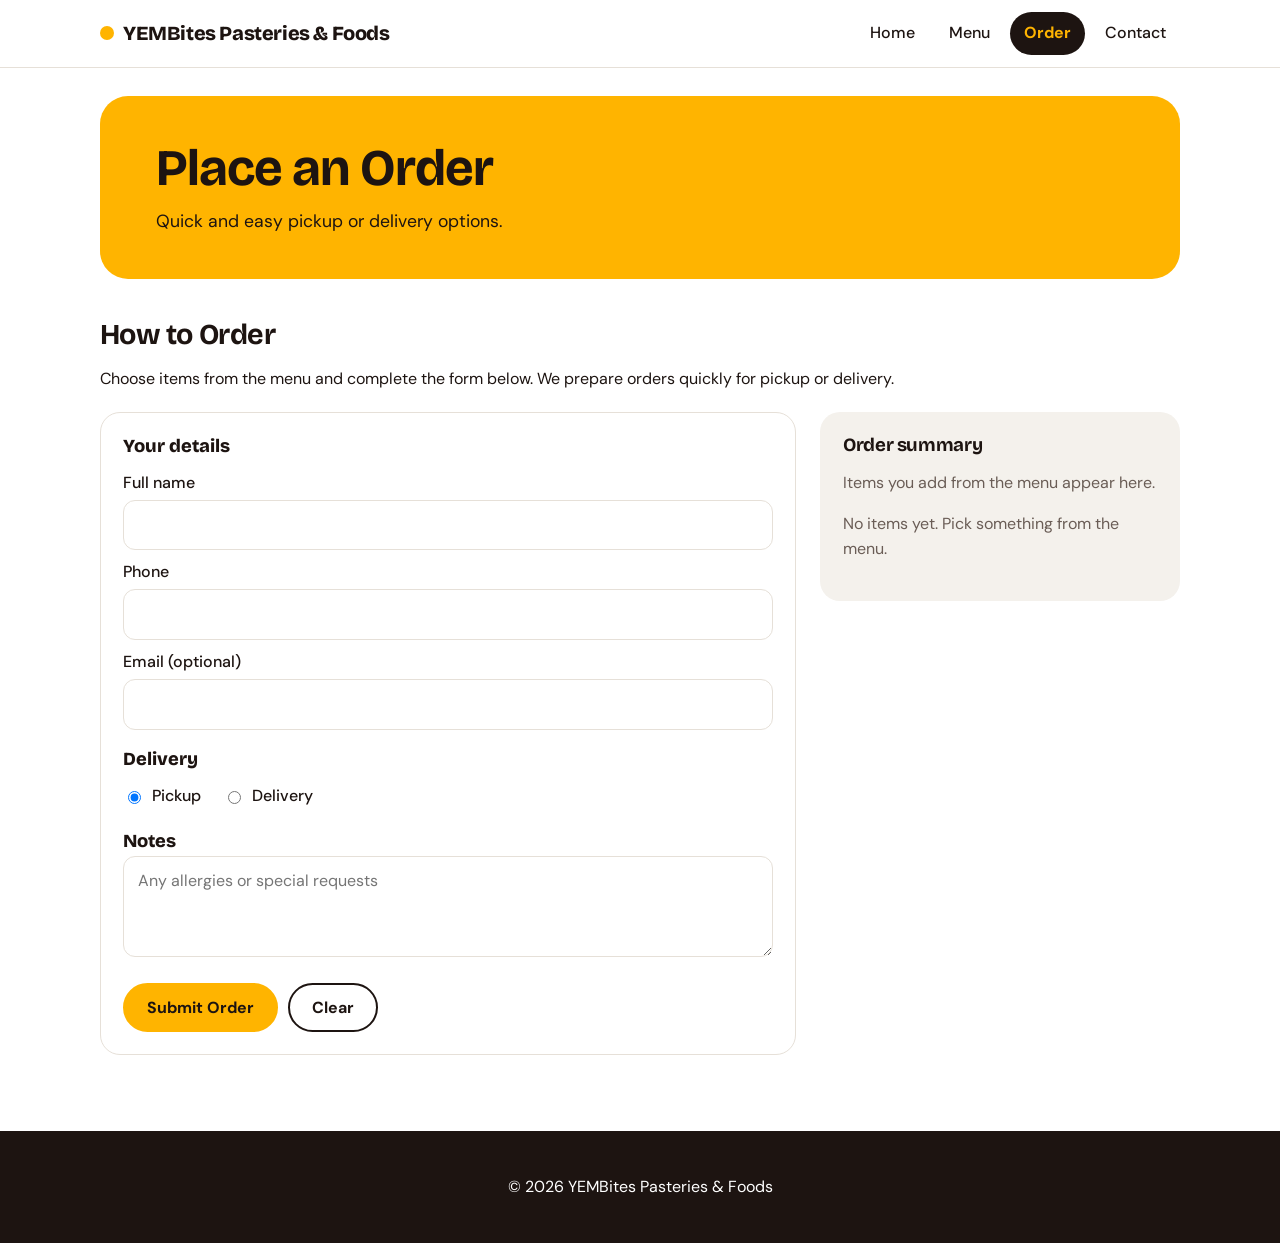
<file: Yembites/order.html>
<!DOCTYPE html>
<html lang="en">
<head>
  <meta charset="utf-8">
  <meta name="viewport" content="width=device-width, initial-scale=1">
  <title>Order — YEMBites Pasteries &amp; Foods</title>
  <link rel="stylesheet" href="styles.css">
</head>
<body>
  <header class="site-header">
    <div class="nav-container">
      <div class="brand">YEMBites Pasteries &amp; Foods</div>
      <button class="nav-toggle" aria-expanded="false" aria-label="Toggle navigation">☰</button>
      <nav class="main-nav">
        <ul class="nav-links">
          <li><a href="index.html">Home</a></li>
          <li><a href="menu.html">Menu</a></li>
          <li><a href="order.html">Order</a></li>
          <li><a href="contact.html">Contact</a></li>
        </ul>
      </nav>
    </div>
  </header>

  <main class="container">
    <section class="hero">
      <h1>Place an Order</h1>
      <p class="subtitle">Quick and easy pickup or delivery options.</p>
    </section>

    <section class="content order-page">
      <h2>How to Order</h2>
      <p>Choose items from the menu and complete the form below. We prepare orders quickly for pickup or delivery.</p>

      <div class="order-layout">
        <form class="order-form" id="orderForm">
          <fieldset>
            <legend>Your details</legend>
            <label for="name">Full name</label>
            <input id="name" name="name" required>

            <label for="phone">Phone</label>
            <input id="phone" name="phone" inputmode="tel" required>

            <label for="email">Email (optional)</label>
            <input id="email" name="email" type="email">
          </fieldset>

          <fieldset>
            <legend>Delivery</legend>
            <label><input type="radio" name="fulfillment" value="pickup" checked> Pickup</label>
            <label><input type="radio" name="fulfillment" value="delivery"> Delivery</label>

            <div id="addressGroup" class="hidden">
              <label for="address">Delivery address</label>
              <input id="address" name="address">
            </div>
          </fieldset>

          <fieldset>
            <legend>Notes</legend>
            <textarea id="notes" name="notes" rows="3" placeholder="Any allergies or special requests"></textarea>
          </fieldset>

          <div class="form-actions">
            <button type="submit" class="cta-button">Submit Order</button>
            <button type="reset" class="muted-button">Clear</button>
          </div>
        </form>

        <aside class="order-summary">
          <h3>Order summary</h3>
          <p class="muted">Items you add from the menu appear here.</p>
          <div class="summary-list" aria-live="polite"></div>
        </aside>
      </div>

    </section>
  </main>

  <footer class="site-footer">
    <p>&copy; 2026 YEMBites Pasteries &amp; Foods</p>
  </footer>

  <script src="script.js" defer></script>
</body>
</html>
</file>
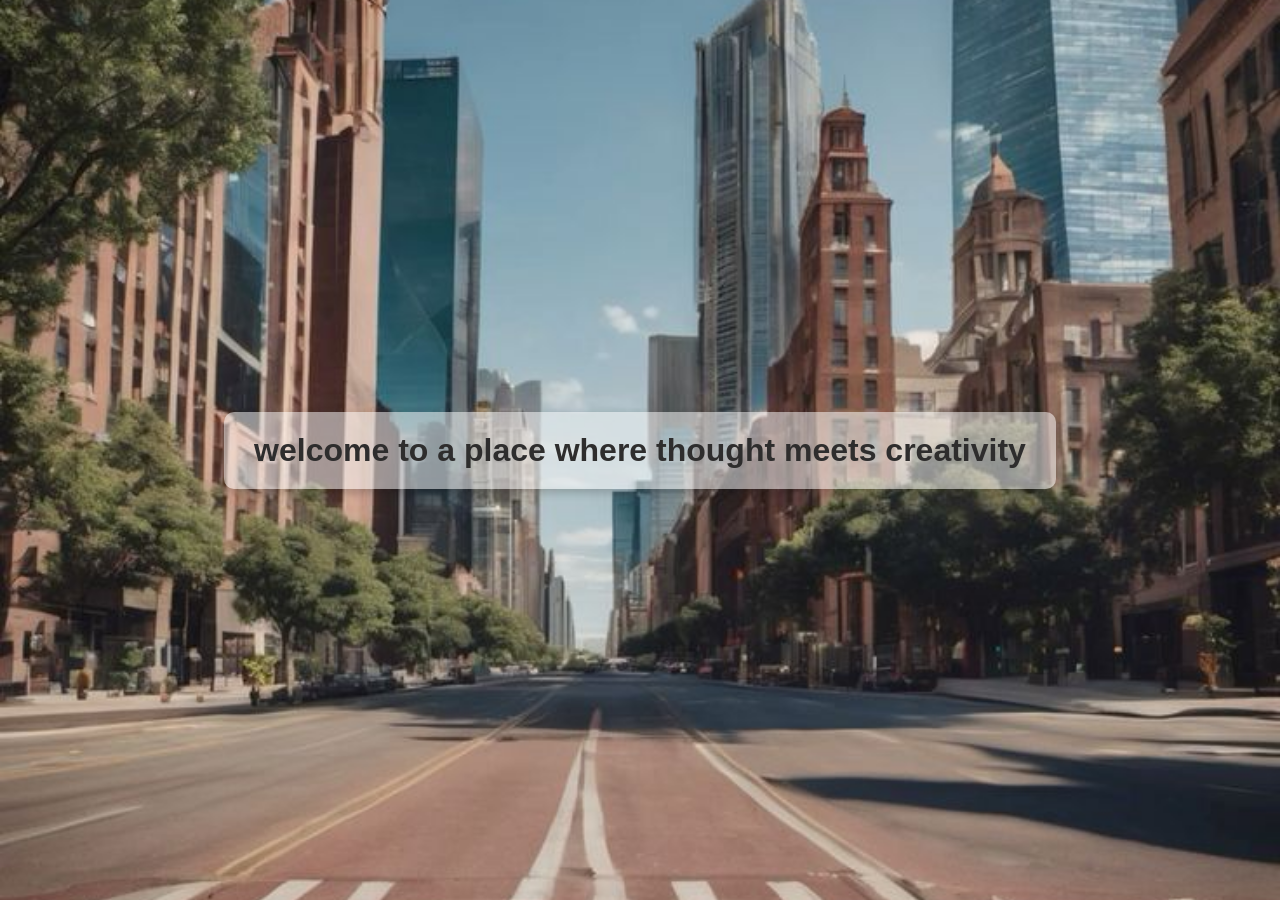
<file: files/CSS-Background/CSS-Background.html>
<!DOCTYPE html>
<html lang="en">
<head>
    <meta charset="UTF-8">
    <meta name="viewport" content="width=device-width, initial-scale=1.0">
    <title>Background Image Page</title>
    <style>
         body {
            margin: 0;
            min-height: 100vh;
            background-color: lightgrey;
            background-image: url('street-in-a-city.jpg');
            background-repeat: no-repeat;
            background-position: center center;
            background-size: cover;
            display: flex;
            align-items: center;
            justify-content: center;
            font-family: Arial, sans-serif;
        }

        h1 {
            background-color: rgba(255, 255, 255, 0.5);
            padding: 20px 30px;
            border-radius: 10px;
            text-align: center;
            color: #2e2d2d;
            box-shadow: 0 4px 10px rgba(0, 0, 0, 0.2);
        }
    </style>
</head>
<body>
    <h1>welcome to a place where thought meets creativity</h1>
</body>
</html>
</file>
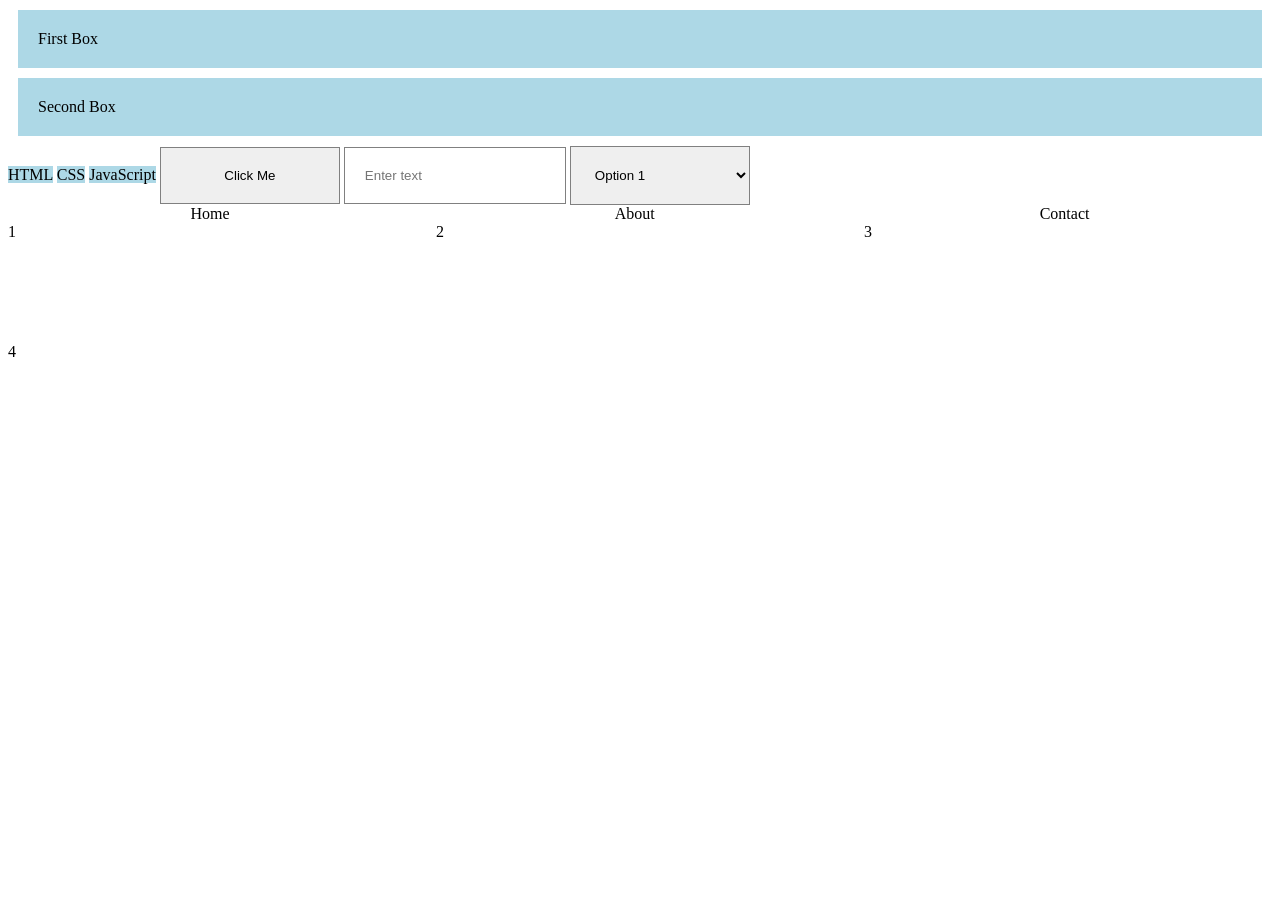
<file: files/practicals-Aspects/practice.html>
<!DOCTYPE html>
<html lang="en">
<head>
    <meta charset="UTF-8">
    <meta name="viewport" content="width=device-width, initial-scale=1.0">
    <title>Document</title>
    <style>
        .box {
            display:block;
            background-color:lightblue;
            margin:10px;
            padding:20px;
            }

        span {
            display: inline;
            background-color: lightblue;  
            }

        button, input, select {
            display:inline-block;
            width:180px;
            padding:20px;
            border:1px solid gray;
            }

        .container {
            display: flex;
            flex-direction: row;
            justify-content: space-around;
            align-items: center;
            gap: 20px;
            }
        
        .grid {
            display: grid;
            grid-template-columns:1fr 1fr 1fr;  /* or you can use specific values like 100px 200px 150px or you can write it like this--- grid-template-columns:repeat(3, 1fr) */
            grid-template-rows: 100px 100px;
            gap: 20px;
            }
    </style>
</head>
<body>
    <!-- Block-level elements are those that start on a new line and take up the full width available. Examples include <div>, <p>, <h1> to <h6>, <ul>, <ol>, and <li>. -->
        <div class="box">First Box</div>
        <div class="box">Second Box</div>

    <!-- Inline elements do not start on a new line and only take up as much width as necessary. Examples include <span>, <a>, <strong>, <em>, and <img>. -->
        <span>HTML</span>
        <span>CSS</span>
        <span>JavaScript</span>

    <!-- Inline-block elements are similar to inline elements, but they can have a width and height set. Examples include <button>, <input>, and <select>. -->
        <button>Click Me</button>
        <input type="text" placeholder="Enter text">
        <select>
            <option>Option 1</option>
            <option>Option 2</option>
            <option>Option 3</option>
        </select>

    <!-- Flexbox is a one-dimensional layout system used to arrange items in rows or columns.It is ideal for navigation bars, cards, forms, and aligning content. -->
        <div class="container">
            <div>Home</div>
            <div>About</div>
            <div>Contact</div>
        </div>

    <!-- CSS Grid is a two-dimensional layout system used to create complex grid-based layouts. It is ideal for creating responsive designs with rows and columns. -->
        <div class="grid">
            <div>1</div>
            <div>2</div>
            <div>3</div>
            <div>4</div>
        </div>

    <!-- The display: none; property completely hides an element from the page. -->
        <div style="display: none;">This element is hidden</div>

</body>
</html>
</file>
<file: files/style.css>
.one {
    background-color: aquamarine;
    border: 1px solid black;
    padding: 10px;
    margin: 10px;
}
.two {
    background-color: #ff0940;
    border: 2px dotted black;
    padding: 20px;
    margin: 20px;
}
.three {
    background-color: rgb(52, 177, 177);
    border: 9px dashed black;
    padding: 30px;
    margin: 30px;
}
</file>
<file: Yembites/styles.css>
@import url('https://fonts.googleapis.com/css2?family=Bricolage+Grotesque:wght@600;800&family=DM+Sans:wght@400;500;700&display=swap');
:root{--ink:#1d1411;--sun:#ffb400;--chili:#e8402a;--wash:#f4f1ec;--line:#e6e0d8;--mute:#6a5d56}
*{box-sizing:border-box}
img{max-width:100%;height:auto}
html{scroll-behavior:smooth}
body{margin:0;font:16px/1.55 'DM Sans',system-ui,sans-serif;color:var(--ink);background:#fff}
h1,h2,h3{font-family:'Bricolage Grotesque','DM Sans',sans-serif;line-height:1.1;letter-spacing:-.02em;margin:0}
a{color:inherit}
:focus-visible{outline:3px solid var(--chili);outline-offset:2px}
.container{max-width:1120px;margin:0 auto;padding:20px}
.hidden{display:none}
.muted{color:var(--mute)}

.site-header{position:sticky;top:0;z-index:20;background:rgba(255,255,255,.93);backdrop-filter:blur(10px);border-bottom:1px solid var(--line)}
.nav-container{max-width:1120px;margin:0 auto;display:flex;align-items:center;justify-content:space-between;padding:12px 20px}
.brand{font:800 1.25rem 'Bricolage Grotesque',sans-serif;letter-spacing:-.02em}
.brand::before{content:"";display:inline-block;width:.7em;height:.7em;border-radius:50%;background:var(--sun);margin-right:.45em}
.nav-toggle{display:none;background:var(--ink);color:#fff;border:0;border-radius:10px;width:42px;height:42px;font-size:1.2rem;cursor:pointer}
.nav-links{display:flex;gap:6px;list-style:none;margin:0;padding:0;align-items:center}
.nav-links a{display:block;text-decoration:none;padding:9px 14px;border-radius:999px;font-weight:500}
.nav-links a:hover{background:var(--wash)}
.nav-links a.active{background:var(--wash);font-weight:700}
.nav-links a[href="order.html"]{background:var(--ink);color:var(--sun);font-weight:700}

.hero{background:var(--sun);border-radius:28px;padding:44px clamp(22px,5vw,56px);margin-top:8px}
.hero h1{font-size:clamp(2rem,5vw,3.2rem);max-width:16ch}
.hero .subtitle{margin:12px 0 0;max-width:46ch;font-size:1.1rem}
.hero.home{background:var(--ink);color:#fff;display:grid;grid-template-columns:1.1fr .9fr;gap:30px;align-items:center;padding-block:56px}
.hero.home h1{font-size:clamp(2.4rem,6vw,4.4rem);color:var(--sun);max-width:11ch}
.hero-actions{display:flex;flex-wrap:wrap;gap:12px;margin-top:26px}
.hero-art{display:grid;grid-template-columns:1fr 1fr;gap:14px;padding-bottom:20px}
.hero-art img{width:100%;border-radius:22px;aspect-ratio:1;object-fit:cover}
.hero-art img:nth-child(even){transform:translateY(20px)}

.cta-button,.muted-button{display:inline-block;text-decoration:none;font:700 1rem 'DM Sans',sans-serif;border-radius:999px;padding:12px 22px;cursor:pointer;transition:transform .15s,background .15s}
.cta-button{background:var(--sun);color:var(--ink);border:2px solid var(--sun)}
.cta-button:hover{background:#ffc83d;transform:translateY(-2px)}
.muted-button{background:transparent;color:inherit;border:2px solid currentColor}

.info-strip{display:grid;grid-template-columns:repeat(3,1fr);margin:18px 0 8px;border:1px solid var(--line);border-radius:20px;overflow:hidden}
.info-strip div{padding:16px 20px}
.info-strip div+div{border-left:1px solid var(--line)}
.info-strip strong{display:block}
.info-strip span{color:var(--mute);font-size:.95rem}
.section-title,.content>h2{font-size:1.8rem;margin:40px 0 4px}

.gallery,.menu-grid{display:grid;grid-template-columns:repeat(3,1fr);gap:20px;margin-top:20px}
.card,.menu-card{border:1px solid var(--line);border-radius:20px;overflow:hidden;background:#fff;transition:transform .2s,border-color .2s}
.card:hover,.menu-card:hover{transform:translateY(-4px);border-color:var(--ink)}
.card img,.menu-card img{display:block;width:100%;height:auto;aspect-ratio:4/3;object-fit:cover}
.card h3{margin:14px 16px 2px;font-size:1.2rem}
.card p{margin:0 16px 16px;color:var(--mute)}
.menu-body{display:grid;grid-template-columns:1fr auto;gap:4px 12px;padding:16px;align-items:baseline}
.menu-body h3{font-size:1.2rem}
.menu-body .price{margin:0;font-weight:700;background:var(--sun);padding:2px 10px;border-radius:999px}
.menu-body .desc{grid-column:1/-1;margin:0;color:var(--mute)}
.card-actions{grid-column:1/-1;display:flex;align-items:center;gap:12px;margin-top:10px}
.card-actions .cta-button{flex:1;text-align:center}
.more-link{color:var(--mute);font-size:.9rem}

.chips{display:flex;gap:8px;flex-wrap:wrap;margin-top:18px}
.chip{border:2px solid var(--ink);background:#fff;color:var(--ink);border-radius:999px;padding:8px 18px;font:700 .95rem 'DM Sans',sans-serif;cursor:pointer}
.chip.active{background:var(--ink);color:var(--sun)}

.steps{display:grid;grid-template-columns:repeat(3,1fr);gap:20px;margin:16px 0 0;padding:0;list-style:none;counter-reset:s}
.steps li{counter-increment:s;border-top:4px solid var(--ink);padding-top:14px;color:var(--mute)}
.steps li::before{content:counter(s);display:grid;place-items:center;width:34px;height:34px;border-radius:50%;background:var(--sun);color:var(--ink);font-weight:800;margin-bottom:10px}
.steps strong{display:block;font-size:1.15rem;color:var(--ink)}

.order-layout{display:grid;grid-template-columns:1fr 360px;gap:24px;align-items:start;margin-top:20px}
.order-form,.order-summary,.contact-info,.contact-form{border:1px solid var(--line);border-radius:20px;padding:22px;background:#fff}
.order-summary{position:sticky;top:84px;background:var(--wash);border-color:transparent}
.order-form fieldset{border:0;padding:0;margin:0 0 18px}
legend{font:800 1.15rem 'Bricolage Grotesque',sans-serif;padding:0;margin-bottom:4px}
label{display:block;font-weight:500;margin:10px 0 4px}
.order-form label:has(input[type=radio]){display:inline-flex;gap:8px;align-items:center;margin-right:18px}
input,textarea{width:100%;padding:12px 14px;border:1.5px solid var(--line);border-radius:12px;font:inherit;background:#fff}
input[type=radio]{width:auto}
input:focus,textarea:focus{border-color:var(--ink);outline:none;box-shadow:0 0 0 3px var(--sun)}
.form-actions{display:flex;gap:10px;align-items:center}
.contact-grid{display:grid;grid-template-columns:1fr 1fr;gap:20px;margin-top:20px}
.map-box{height:200px;border:2px dashed var(--line);border-radius:20px;display:grid;place-items:center;color:var(--mute);text-align:center;padding:12px}
.summary-row{display:flex;justify-content:space-between;align-items:center;gap:8px;padding:10px 0;border-bottom:1px solid var(--line)}
.qty button{border:1.5px solid var(--ink);background:#fff;border-radius:50%;width:26px;height:26px;cursor:pointer;margin:0 6px;font-weight:700}
.summary-total{display:flex;justify-content:space-between;font-weight:800;font-size:1.15rem;padding-top:12px}
.success{background:#e3f4dc;color:#245414;padding:12px 14px;border-radius:12px;font-weight:700}

.site-footer{background:var(--ink);color:#fff;text-align:center;padding:28px 20px;margin-top:56px}
.cart-bar{display:none;position:fixed;left:12px;right:12px;bottom:12px;z-index:30;background:var(--ink);color:var(--sun);font-weight:700;text-align:center;text-decoration:none;padding:16px;border-radius:999px;box-shadow:0 10px 30px rgba(0,0,0,.3)}

@media(max-width:900px){
 .hero.home{grid-template-columns:1fr}
 .gallery,.menu-grid{grid-template-columns:repeat(2,1fr)}
 .order-layout,.contact-grid{grid-template-columns:1fr}
 .order-summary{position:static}
}
@media(max-width:600px){
 .nav-toggle{display:block}
 .main-nav{position:absolute;left:0;right:0;top:100%;background:#fff;border-bottom:1px solid var(--line);padding:0 20px}
 .nav-links{display:none;flex-direction:column;align-items:stretch;padding:10px 0 16px}
 .nav-links.show{display:flex}
 .cart-bar:not([hidden]){display:block}
 body{padding-bottom:76px}
}
@media(max-width:600px){
 .gallery,.menu-grid,.steps,.info-strip{grid-template-columns:1fr}
 .info-strip div+div{border-left:0;border-top:1px solid var(--line)}
}
@media(prefers-reduced-motion:reduce){*{transition:none!important;scroll-behavior:auto!important}}
</file>
